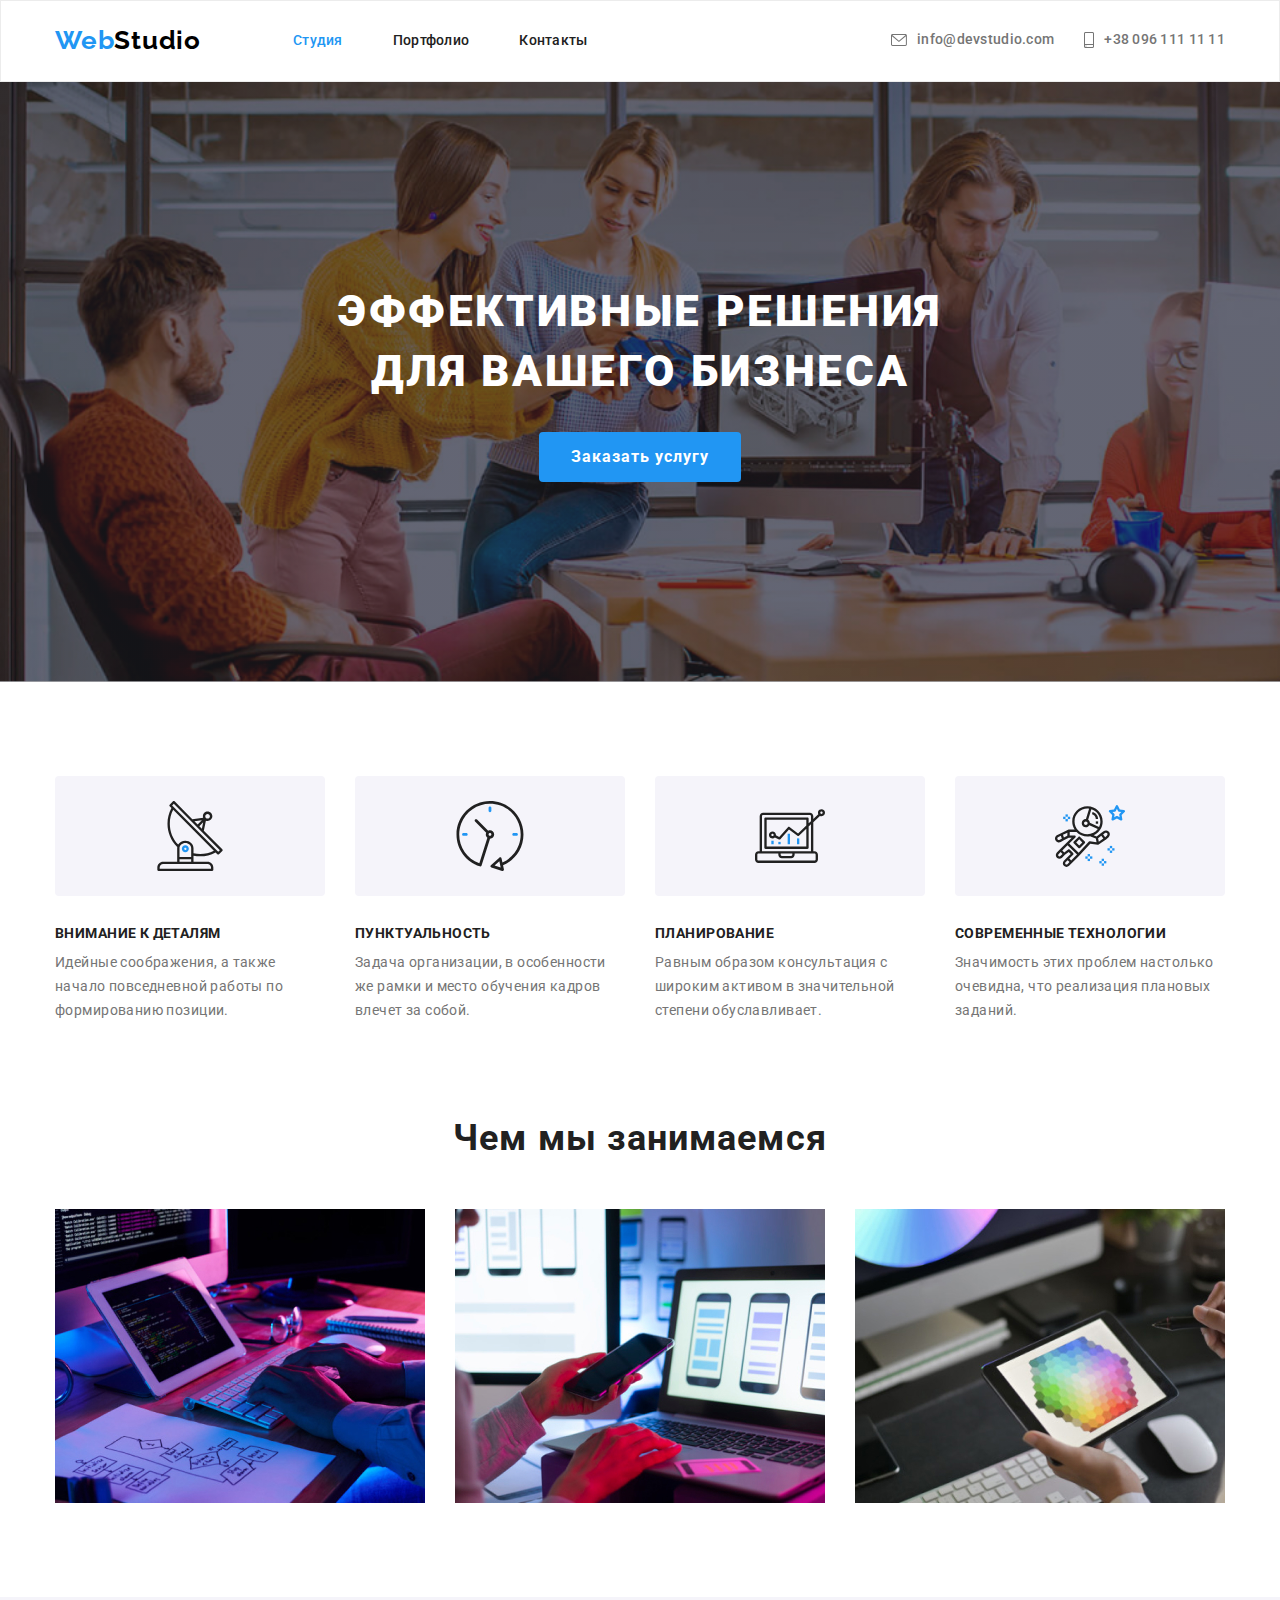
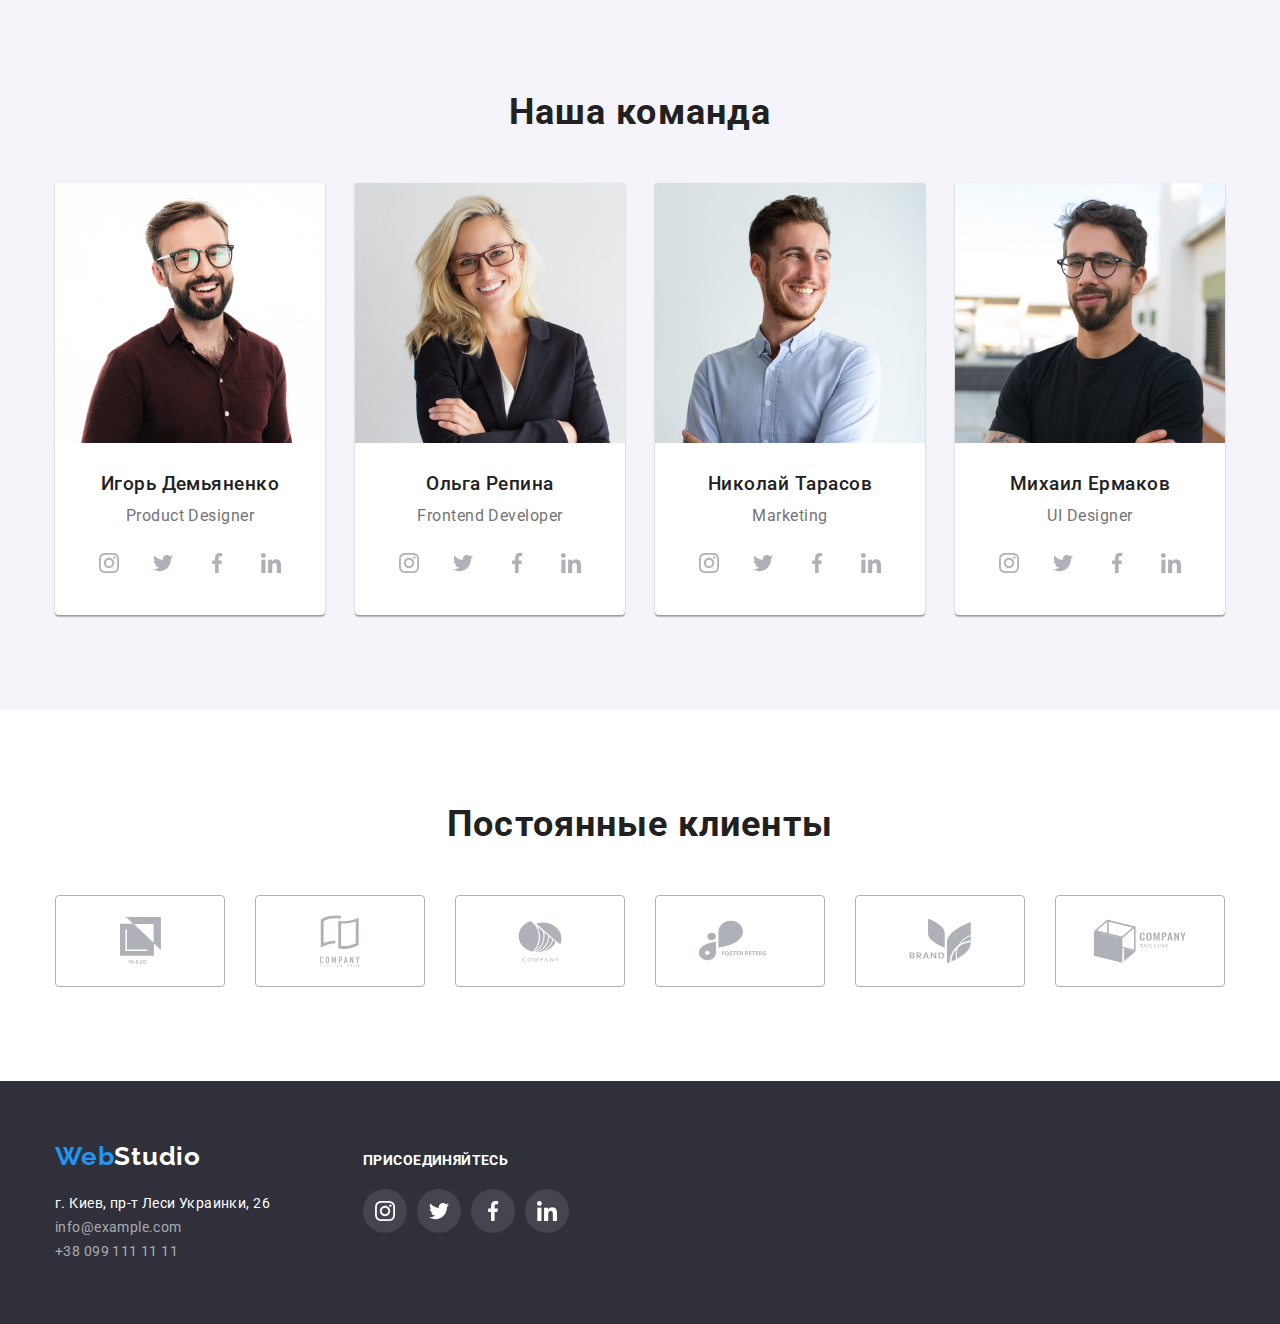
<file: index.html>
<!DOCTYPE html>
<html lang="ru">

<head>
    <meta charset="UTF-8">
    <meta http-equiv="X-UA-Compatible" content="IE=edge">
    <meta name="viewport" content="width=device-width, initial-scale=1.0">
    <title>Web Studio</title>
    <link rel="preconnect" href="https://fonts.gstatic.com">
    <link 
        href="https://fonts.googleapis.com/css2?family=Raleway:wght@700&family=Roboto:wght@400;500;700;900&display=swap"
        rel="stylesheet">
    <link 
        rel="stylesheet" 
        href="https://cdnjs.cloudflare.com/ajax/libs/modern-normalize/1.0.0/modern-normalize.min.css" 
    />
    <link rel="stylesheet" href="./css/styles.css">
</head>

<body>
    <!--TOP LINE-->
    <header class="top-line">
        <div class="container top-line-container">
            <a class="logo-link link" href="./index.html">Web<span class="top-line-logo">Studio</span></a>
            <nav class="top-line-navigation">
                <ul class="navigation-list list">
                    <li class="navigation-list-item">
                        <a class="navigation-list-link link current" href="./index.html">Студия</a>
                    </li>
                    <li class="navigation-list-item">
                        <a class="navigation-list-link link" href="./portfolio.html">Портфолио</a>
                    </li>
                    <li class="navigation-list-item">
                        <a class="navigation-list-link link" href="#">Контакты</a>
                    </li>
                </ul>
            </nav>
            
            <ul class="contact-list list">
                <li class="contact-item">                   
                    <a class="contact-link link" href="mailto:info@devstudio.com">
                        <svg class="contact-link-icon" width="16" height="12">
                            <use href="./images/sprite.svg#icon-envelope"></use>
                        </svg>
                        info@devstudio.com
                    </a>
                </li>
                <li class="contact-item">                    
                    <a class="contact-link link" href="tel:+380961111111">
                        <svg class="contact-link-icon" width="10" height="16">
                            <use href="./images/sprite.svg#icon-smartphone"></use>
                        </svg>
                        +38 096 111 11 11
                    </a>
                </li>
            </ul>
        </div>        
    </header>

    <main>
        <!--HERO-->
        <section class="hero">
            <div class="container">
                <h1 class="hero-title">Эффективные решения <br> для вашего бизнеса</h1>
                <button class="modal-btn" type="button">Заказать услугу</button>
            </div>            
        </section>
        <!--FEATURES-->
        <section class="features section">
            <div class="container">
                <h2 hidden>Особенности</h2>
                <ul class="features-list list">
                    <li class="features-item">
                        <div class="features-box-icon">
                            <svg class="features-icon">
                                <use href="./images/sprite.svg#icon-antenna"></use>
                            </svg>
                        </div>                        
                        <h3 class="features-subtitle">Внимание к деталям</h3>
                        <p class="features-description">Идейные соображения, а также начало повседневной работы по формированию позиции.</p>
                    </li>
                    <li class="features-item">
                        <div class="features-box-icon">
                            <svg class="features-icon">
                                <use href="./images/sprite.svg#icon-clock"></use>
                            </svg>
                        </div>
                        <h3 class="features-subtitle">Пунктуальность</h3>
                        <p class="features-description">Задача организации, в особенности же рамки и место обучения кадров влечет за собой.</p>
                    </li>
                    <li class="features-item">
                        <div class="features-box-icon">
                            <svg class="features-icon">
                                <use href="./images/sprite.svg#icon-diagram"></use>
                            </svg>
                        </div>
                        <h3 class="features-subtitle">Планирование</h3>
                        <p class="features-description">Равным образом консультация с широким активом в значительной степени обуславливает.</p>
                    </li>
                    <li class="features-item">
                        <div class="features-box-icon">
                            <svg class="features-icon">
                                <use href="./images/sprite.svg#icon-astronaut"></use>
                            </svg>
                        </div>
                        <h3 class="features-subtitle">Современные технологии</h3>
                        <p class="features-description">Значимость этих проблем настолько очевидна, что реализация плановых заданий.</p>
                    </li>
                </ul>
            </div>            
        </section>
        <!--DOING-->
        <section class="doing">
            <div class="container">
                <h2 class="section-title">Чем мы занимаемся</h2>
                <ul class="doing-img-list list">
                    <li class="doing-img-list-item">
                        <img class="doing-img-list-img" src="./images/doing/doing-img-1.jpg" alt="написание кода" width="370"
                            height="294">
                    </li>
                    <li class="doing-img-list-item">
                        <img class="doing-img-list-img" src="./images/doing/doing-img-2.jpg" alt="разработка приложений" width="370"
                            height="294">
                    </li>
                    <li class="doing-img-list-item">
                        <img class="doing-img-list-img" src="./images/doing/doing-img-3.jpg" alt="дизайн" width="370" height="294">
                    </li>
                </ul>
            </div>           
        </section>
        <!--TEAM-->
        <section class="team section">
            <div class="container">
                <h2 class="section-title">Наша команда</h2>
                <ul class="team-list list">
                    <li class="team-list-item">
                        <img class="team-list-img" src="./images/team/team-img-1.jpg" alt="Игорь Демьяненко" width="270" height="260">
                        <div class="team-list-content">
                            <h3 class="team-name">Игорь Демьяненко</h3>
                            <p class="team-position" lang="en">Product Designer</p>
                            <ul class="social-list list">
                                <li class="social-list-item">
                                    <a class="social-list-link link" href="#">
                                        <svg class="social-list-icon">
                                            <use href="./images/sprite.svg#icon-instagram"></use>
                                        </svg>
                                    </a>
                                </li>
                                <li class="social-list-item">
                                    <a class="social-list-link link" href="#">
                                        <svg class="social-list-icon">
                                            <use href="./images/sprite.svg#icon-twitter"></use>
                                        </svg>
                                    </a>
                                </li>
                                <li class="social-list-item">
                                    <a class="social-list-link link" href="#">
                                        <svg class="social-list-icon">
                                            <use href="./images/sprite.svg#icon-facebook"></use>
                                        </svg>
                                    </a>
                                </li>
                                <li class="social-list-item">
                                    <a class="social-list-link link" href="#">
                                        <svg class="social-list-icon">
                                            <use href="./images/sprite.svg#icon-linkedin"></use>
                                        </svg>
                                    </a>
                                </li>
                            </ul>
                        </div>                        
                    </li>
                    <li class="team-list-item">
                        <img class="team-list-img" src="./images/team/team-img-2.jpg" alt="Ольга Репина" width="270" height="260">
                        <div class="team-list-content">
                            <h3 class="team-name">Ольга Репина</h3>
                            <p class="team-position" lang="en">Frontend Developer</p>
                            <ul class="social-list list">
                                <li class="social-list-item">
                                    <a class="social-list-link link" href="#">
                                        <svg class="social-list-icon">
                                            <use href="./images/sprite.svg#icon-instagram"></use>
                                        </svg>
                                    </a>
                                </li>
                                <li class="social-list-item">
                                    <a class="social-list-link link" href="#">
                                        <svg class="social-list-icon">
                                            <use href="./images/sprite.svg#icon-twitter"></use>
                                        </svg>
                                    </a>
                                </li>
                                <li class="social-list-item">
                                    <a class="social-list-link link" href="#">
                                        <svg class="social-list-icon">
                                            <use href="./images/sprite.svg#icon-facebook"></use>
                                        </svg>
                                    </a>
                                </li>
                                <li class="social-list-item">
                                    <a class="social-list-link link" href="#">
                                        <svg class="social-list-icon">
                                            <use href="./images/sprite.svg#icon-linkedin"></use>
                                        </svg>
                                    </a>
                                </li>
                            </ul>
                        </div>                        
                    </li>
                    <li class="team-list-item">
                        <img class="team-list-img" src="./images/team/team-img-3.jpg" alt="Николай Тарасов" width="270" height="260">                        
                        <div class="team-list-content">
                            <h3 class="team-name">Николай Тарасов</h3>
                            <p class="team-position" lang="en">Marketing</p>
                            <ul class="social-list list">
                                <li class="social-list-item">
                                    <a class="social-list-link link" href="#">
                                        <svg class="social-list-icon">
                                            <use href="./images/sprite.svg#icon-instagram"></use>
                                        </svg>
                                    </a>
                                </li>
                                <li class="social-list-item">
                                    <a class="social-list-link link" href="#">
                                        <svg class="social-list-icon">
                                            <use href="./images/sprite.svg#icon-twitter"></use>
                                        </svg>
                                    </a>
                                </li>
                                <li class="social-list-item">
                                    <a class="social-list-link link" href="#">
                                        <svg class="social-list-icon">
                                            <use href="./images/sprite.svg#icon-facebook"></use>
                                        </svg>
                                    </a>
                                </li>
                                <li class="social-list-item">
                                    <a class="social-list-link link" href="#">
                                        <svg class="social-list-icon">
                                            <use href="./images/sprite.svg#icon-linkedin"></use>
                                        </svg>
                                    </a>
                                </li>
                            </ul>
                        </div>                        
                    </li>
                    <li class="team-list-item">
                        <img class="team-list-img" src="./images/team/team-img-4.jpg" alt="Михаил Ермаков" width="270" height="260">
                        <div class="team-list-content">
                            <h3 class="team-name">Михаил Ермаков</h3>
                            <p class="team-position" lang="en">UI Designer</p>
                            <ul class="social-list list">
                                <li class="social-list-item">
                                    <a class="social-list-link link" href="#">
                                        <svg class="social-list-icon">
                                            <use href="./images/sprite.svg#icon-instagram"></use>
                                        </svg>
                                    </a>
                                </li>
                                <li class="social-list-item">
                                    <a class="social-list-link link" href="#">
                                        <svg class="social-list-icon">
                                            <use href="./images/sprite.svg#icon-twitter"></use>
                                        </svg>
                                    </a>
                                </li>
                                <li class="social-list-item">
                                    <a class="social-list-link link" href="#">
                                        <svg class="social-list-icon">
                                            <use href="./images/sprite.svg#icon-facebook"></use>
                                        </svg>
                                    </a>
                                </li>
                                <li class="social-list-item">
                                    <a class="social-list-link link" href="#">
                                        <svg class="social-list-icon">
                                            <use href="./images/sprite.svg#icon-linkedin"></use>
                                        </svg>
                                    </a>
                                </li>
                            </ul>
                        </div>                        
                    </li>
                </ul>
            </div>           
        </section>
        <!-- CLIENTS -->
        <section class="clients section">
            <div class="container">
                <h2 class="section-title">Постоянные клиенты</h2>
                <ul class="clients-list list">
                    <li class="clients-list-item">
                        <a class="clients-list-link link" href="#">
                            <svg class="clients-list-icon" width="41" height="47">
                                <use href="./images/sprite.svg#icon-client-1"></use>
                            </svg>
                        </a>                        
                    </li>
                    <li class="clients-list-item">
                        <a class="clients-list-link link" href="#">
                            <svg class="clients-list-icon" width="40" height="52">
                                <use href="./images/sprite.svg#icon-client-2"></use>
                            </svg>
                        </a>
                    </li>
                    <li class="clients-list-item">
                        <a class="clients-list-link link" href="#">
                            <svg class="clients-list-icon" width="44" height="42">
                                <use href="./images/sprite.svg#icon-client-3"></use>
                            </svg>
                        </a>
                    </li>
                    <li class="clients-list-item">
                        <a class="clients-list-link link" href="#">
                            <svg class="clients-list-icon" width="85" height="41">
                                <use href="./images/sprite.svg#icon-client-4"></use>
                            </svg>
                        </a>
                    </li>
                    <li class="clients-list-item">
                        <a class="clients-list-link link" href="#">
                            <svg class="clients-list-icon" width="63" height="46">
                                <use href="./images/sprite.svg#icon-client-5"></use>
                            </svg>
                        </a>
                    </li>
                    <li class="clients-list-item">
                        <a class="clients-list-link link" href="#">
                            <svg class="clients-list-icon" width="94" height="44">
                                <use href="./images/sprite.svg#icon-client-6"></use>
                            </svg>
                        </a>
                    </li>
                </ul>
            </div>
        </section>
    </main>

    <!-- FOOTER -->
    <footer class="footer">
        <div class="container footer-container">
            <div class="footer-left-side">
                <a class="logo-link link" href="./index.html">Web<span class="footer-logo">Studio</span></a>
                <address>
                    <ul class="adress-list list">
                        <li class="adress-item">
                            <a class="adress-link link" href="https://goo.gl/maps/d2A4MDdr7iuBAoG17" target="_blank">г. Киев, пр-т Леси
                                Украинки, 26</a>
                        </li>
                        <li class="adress-item">
                            <a class="footer-contact-link link" href="mailto:info@example.com">info@example.com</a>
                        </li>
                        <li class="adress-item">
                            <a class="footer-contact-link link" href="tel:+380991111111">+38 099 111 11 11</a>
                        </li>
                    </ul>
                </address>
            </div>            
            <div class="footer-right-side">
                <h3 class="footer-subtitle">Присоединяйтесь</h3>
                <ul class="social-list list">
                    <li class="social-list-item">
                        <a class="social-list-link link footer-social-list-link" href="#">
                            <svg class="social-list-icon footer-social-list-icon">
                                <use href="./images/sprite.svg#icon-instagram"></use>
                            </svg>
                        </a>
                    </li>
                    <li class="social-list-item">
                        <a class="social-list-link link footer-social-list-link" href="#">
                            <svg class="social-list-icon footer-social-list-icon">
                                <use href="./images/sprite.svg#icon-twitter"></use>
                            </svg>
                        </a>
                    </li>
                    <li class="social-list-item">
                        <a class="social-list-link link footer-social-list-link" href="#">
                            <svg class="social-list-icon footer-social-list-icon">
                                <use href="./images/sprite.svg#icon-facebook"></use>
                            </svg>
                        </a>
                    </li>
                    <li class="social-list-item">
                        <a class="social-list-link link footer-social-list-link" href="#">
                            <svg class="social-list-icon footer-social-list-icon">
                                <use href="./images/sprite.svg#icon-linkedin"></use>
                            </svg>
                        </a>
                    </li>
                </ul>
            </div>
        </div>               
    </footer>
</body>

</html>
</file>
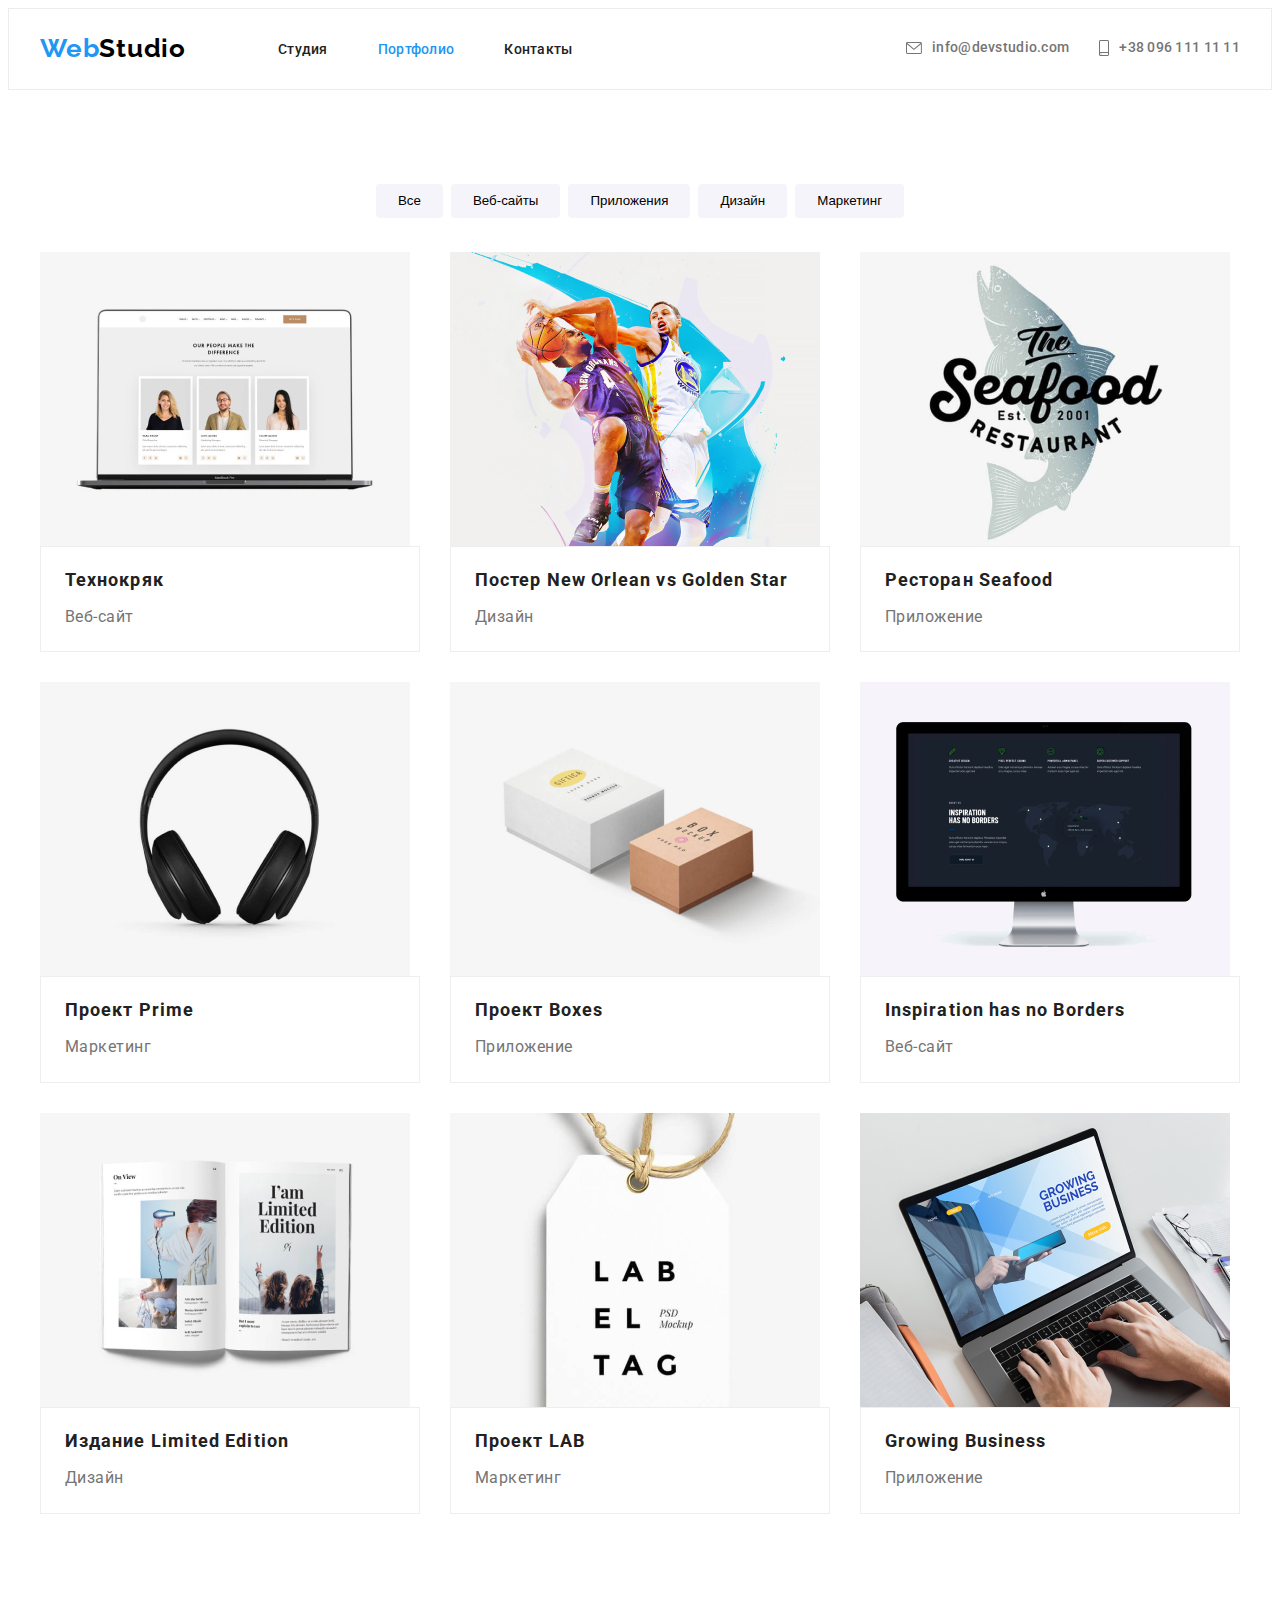
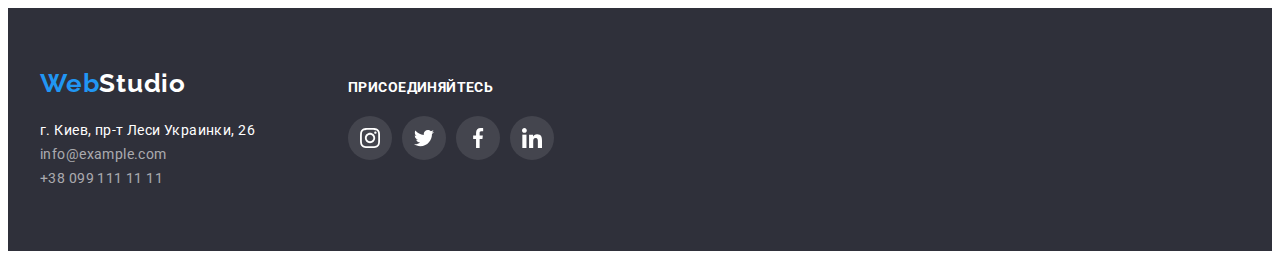
<file: portfolio.html>
<!DOCTYPE html>
<html lang="ru">

<head>
    <meta charset="UTF-8">
    <meta http-equiv="X-UA-Compatible" content="IE=edge">
    <meta name="viewport" content="width=device-width, initial-scale=1.0">
    <title>Web Studio</title>
    <link rel="preconnect" href="https://fonts.gstatic.com">
    <link href="https://fonts.googleapis.com/css2?family=Raleway:wght@700&family=Roboto:wght@400;500;700;900&display=swap"
        rel="stylesheet">
    <link rel="stylesheet" href="https://cdnjs.cloudflare.com/ajax/libs/modern-normalize/1.0.0/modern-normalize.min.css"
        integrity="sha512-ISS7cAi1PEhQ8jnbJpJZMd29NlhNj4AWYyLOSp2CE/CsHxTCu+r+t0D2yoJudVrd0/8fTVPUVDzY5Tvli75u/g=="
        crossorigin="anonymous" />
    <link rel="stylesheet" href="./css/styles.css">
</head>
<body>
    <!--TOP LINE-->
    <header class="top-line">
        <div class="container top-line-container">
            <a class="logo-link link" href="./index.html">Web<span class="top-line-logo">Studio</span></a>
            <nav class="top-line-navigation">
                <ul class="navigation-list list">
                    <li class="navigation-list-item">
                        <a class="navigation-list-link link" href="./index.html">Студия</a>
                    </li>
                    <li class="navigation-list-item">
                        <a class="navigation-list-link link current" href="./portfolio.html">Портфолио</a>
                    </li>
                    <li class="navigation-list-item">
                        <a class="navigation-list-link link" href="#">Контакты</a>
                    </li>
                </ul>
            </nav>
            
            <ul class="contact-list list">
                <li class="contact-item">
                    <a class="contact-link link" href="mailto:info@devstudio.com">
                        <svg class="contact-link-icon" width="16" height="12">
                            <use href="./images/sprite.svg#icon-envelope"></use>
                        </svg>
                        info@devstudio.com
                    </a>
                </li>
                <li class="contact-item">
                    <a class="contact-link link" href="tel:+380961111111">
                        <svg class="contact-link-icon" width="10" height="16">
                            <use href="./images/sprite.svg#icon-smartphone"></use>
                        </svg>
                        +38 096 111 11 11
                    </a>
                </li>
            </ul>
        </div>        
    </header>

    <main class="section">
        <div class="container">
            <!-- FILTER -->
            <div class="filter">
                <ul class="filter-list list">
                    <li class="filter-list-item">
                        <button class="filter-btn" type="button">Все</button>
                    </li>
                    <li class="filter-list-item">
                        <button class="filter-btn" type="button">Веб-сайты</button>
                    </li>
                    <li class="filter-list-item">
                        <button class="filter-btn" type="button">Приложения</button>
                    </li>
                    <li class="filter-list-item">
                        <button class="filter-btn" type="button">Дизайн</button>
                    </li>
                    <li class="filter-list-item">
                        <button class="filter-btn" type="button">Маркетинг</button>
                    </li>
                </ul>
            </div>
            
            <!-- PROJECT -->
            <ul class="project-list list">
                <li class="project-list-item">
                    <img class="project-img" src="./images/portfolio/portfolio-img-1.jpg" alt="Веб-сайт Технокряк" width="370"
                        height="294">
                    <div class="project-list-content">
                        <h3 class="project-title">Технокряк</h3>
                        <p class="project-type">Веб-сайт</p>
                    </div>                    
                </li>
                <li class="project-list-item">
                    <img class="project-img" src="./images/portfolio/portfolio-img-2.jpg" alt="Дизайн постера" width="370"
                        height="294">
                    <div class="project-list-content">
                        <h3 class="project-title">Постер New Orlean vs Golden Star</h3>
                        <p class="project-type">Дизайн</p>
                    </div>                    
                </li>
                <li class="project-list-item">
                    <img class="project-img" src="./images/portfolio/portfolio-img-3.jpg" alt="Приложение для ресторана" width="370"
                        height="294">
                    <div class="project-list-content">
                        <h3 class="project-title">Ресторан Seafood</h3>
                        <p class="project-type">Приложение</p>
                    </div>                    
                </li>
                <li class="project-list-item">
                    <img class="project-img" src="./images/portfolio/portfolio-img-4.jpg" alt="Наушники" width="370" height="294">
                    <div class="project-list-content">
                        <h3 class="project-title">Проект Prime</h3>
                        <p class="project-type">Маркетинг</p>
                    </div>                    
                </li>
                <li class="project-list-item">
                    <img class="project-img" src="./images/portfolio/portfolio-img-5.jpg" alt=" Приложение для проекта" width="370"
                        height="294">
                    <div class="project-list-content">
                        <h3 class="project-title">Проект Boxes</h3>
                        <p class="project-type">Приложение</p>
                    </div>                    
                </li>
                <li class="project-list-item">
                    <img class="project-img" src="./images/portfolio/portfolio-img-6.jpg" alt="Веб-сайт Вдохновение" width="370"
                        height="294">
                    <div class="project-list-content">
                        <h3 class="project-title">Inspiration has no Borders</h3>
                        <p class="project-type">Веб-сайт</p>
                    </div>                    
                </li>
                <li class="project-list-item">
                    <img class="project-img" src="./images/portfolio/portfolio-img-7.jpg" alt="Дизайн книги" width="370"
                        height="294">
                    <div class="project-list-content">
                        <h3 class="project-title">Издание Limited Edition</h3>
                        <p class="project-type">Дизайн</p>
                    </div>                        
                </li>
                <li class="project-list-item">
                    <img class="project-img" src="./images/portfolio/portfolio-img-8.jpg" alt="Проект бирка" width="370"
                        height="294">
                    <div class="project-list-content">
                        <h3 class="project-title">Проект LAB</h3>
                        <p class="project-type">Маркетинг</p>
                    </div>                    
                </li>
                <li class="project-list-item">
                    <img class="project-img" src="./images/portfolio/portfolio-img-9.jpg" alt="Приложение для бизнеса" width="370"
                        height="294">
                    <div class="project-list-content">
                        <h3 class="project-title">Growing Business</h3>
                        <p class="project-type">Приложение</p>
                    </div>                    
                </li>
            </ul>
        </div>        
    </main>

    <!-- FOOTER -->
    <footer class="footer">
        <div class="container footer-container">
            <div class="footer-left-side">
                <a class="logo-link link" href="./index.html">Web<span class="footer-logo">Studio</span></a>
                <address>
                    <ul class="adress-list list">
                        <li class="adress-item">
                            <a class="adress-link link" href="https://goo.gl/maps/d2A4MDdr7iuBAoG17" target="_blank">г. Киев,
                                пр-т Леси
                                Украинки, 26</a>
                        </li>
                        <li class="adress-item">
                            <a class="footer-contact-link link" href="mailto:info@example.com">info@example.com</a>
                        </li>
                        <li class="adress-item">
                            <a class="footer-contact-link link" href="tel:+380991111111">+38 099 111 11 11</a>
                        </li>
                    </ul>
                </address>
            </div>
            <div class="footer-right-side">
                <h3 class="footer-subtitle">Присоединяйтесь</h3>
                <ul class="social-list list">
                    <li class="social-list-item">
                        <a class="social-list-link link footer-social-list-link" href="#">
                            <svg class="social-list-icon footer-social-list-icon">
                                <use href="./images/sprite.svg#icon-instagram"></use>
                            </svg>
                        </a>
                    </li>
                    <li class="social-list-item">
                        <a class="social-list-link link footer-social-list-link" href="#">
                            <svg class="social-list-icon footer-social-list-icon">
                                <use href="./images/sprite.svg#icon-twitter"></use>
                            </svg>
                        </a>
                    </li>
                    <li class="social-list-item">
                        <a class="social-list-link link footer-social-list-link" href="#">
                            <svg class="social-list-icon footer-social-list-icon">
                                <use href="./images/sprite.svg#icon-facebook"></use>
                            </svg>
                        </a>
                    </li>
                    <li class="social-list-item">
                        <a class="social-list-link link footer-social-list-link" href="#">
                            <svg class="social-list-icon footer-social-list-icon">
                                <use href="./images/sprite.svg#icon-linkedin"></use>
                            </svg>
                        </a>
                    </li>
                </ul>
            </div>
        </div>
    </footer>
    
</body>
</file>
<file: css/styles.css>
:root {
  --accent-color: #2196f3;
  --top-line-logo-color: #000000;
  --footer-color: #2f303a;
  --title-color: #212121;
  --light-background-color: #f5f4fa;
  --footer-contact-color: rgba(255, 255, 255, 0.6);
  --modal-btn-accent: #188ce8;
  --text-on-dark-color: #ffffff;
  --text-color: #757575;
  --top-line-border-color: #ececec;
  --project-list-border-color: #eeeeee;
  --hero-background-color: #c4c4c4;
  --link-color: #afb1b8;
}

h1,
h2,
h3,
h4,
h5,
h6,
p {
  margin-top: 0;
  margin-bottom: 0;
}

ul,
ol {
  margin-top: 0;
  margin-bottom: 0;
  padding-left: 0;
}

img {
  display: block;
}

.list {
  list-style: none;
}

.link {
  text-decoration: none;
}

.section {
  padding-top: 94px;
  padding-bottom: 94px;
}

.container {
  width: 1200px;
  padding-left: 15px;
  padding-right: 15px;
  margin: 0 auto;
}

body {
  font-family: 'Roboto', sans-serif;
  color: var(--text-color);
}

/*======= COMPONENTS =======*/
.logo-link {
  font-family: 'Raleway', sans-serif;
  font-weight: 700;
  font-size: 26px;
  line-height: 1.19;
  letter-spacing: 0.03em;
  color: var(--accent-color);
}

.section-title {
  font-size: 36px;
  line-height: 1.17;
  text-align: center;
  letter-spacing: 0.03em;
  color: var(--title-color);
  margin-bottom: 50px;
}

.social-list {
  display: flex;
  justify-content: space-between;
}

.social-list-link {
  display: flex;
  justify-content: center;
  align-items: center;
  width: 44px;
  height: 44px;
  background-color: transparent;
  border-radius: 50%;
}

.social-list-link:hover,
.social-list-link:focus {
  background-color: var(--accent-color);
  border-radius: 50%;
}

.social-list-icon {
  width: 20px;
  height: 20px;
  fill: var(--link-color);
}

.social-list-link:hover .social-list-icon,
.social-list-link:focus .social-list-icon {
  fill: var(--text-on-dark-color);
}
/*======= END COMPONENTS =======*/

/*======= TOP LINE =======*/
.top-line {
  padding-top: 24px;
  padding-bottom: 25px;
  border: 1px solid var(--top-line-border-color);
}

.top-line-container {
  display: flex;
  align-items: center;
}

.logo-link {
  margin-right: 92px;
}

.top-line-logo {
  color: var(--top-line-logo-color);
}

.navigation-list {
  display: flex;
}

.navigation-list .current {
  color: var(--accent-color);
}

.navigation-list-item:not(:last-child) {
  margin-right: 50px;
}

.navigation-list-link {
  font-weight: 500;
  font-size: 14px;
  line-height: 1.14;
  letter-spacing: 0.02em;
  color: var(--title-color);
}

.navigation-list-link:hover,
.navigation-list-link:focus {
  color: var(--accent-color);
}

.contact-list {
  display: flex;
  margin-left: auto;
}

.contact-item:not(:last-child) {
  margin-right: 30px;
}

.contact-link {
  display: flex;
  align-items: center;
  font-weight: 500;
  font-size: 14px;
  line-height: 1.14;
  letter-spacing: 0.02em;
  color: var(--text-color);
}

.contact-link:hover,
.contact-link:focus {
  color: var(--accent-color);
}

.contact-link-icon {
  fill: currentColor;
  margin-right: 10px;
}
/*======= END TOP LINE =======*/

/*======= HERO =======*/
.hero {
  max-width: 1600px;
  background-color: var(--hero-background-color);
  padding-top: 200px;
  padding-bottom: 200px;
  text-align: center;
  background-image: linear-gradient(rgba(47, 48, 58, 0.4), rgba(47, 48, 58, 0.4)),
    url(../images/hero.jpg);
  background-size: cover;
  margin: 0 auto;
}
.hero-title {
  font-weight: 900;
  font-size: 44px;
  line-height: 1.36;
  letter-spacing: 0.06em;
  text-transform: uppercase;
  color: var(--text-on-dark-color);
  margin-bottom: 30px;
}

.modal-btn {
  min-width: 200px;
  border-radius: 4px;
  border: transparent;
  font-weight: 700;
  font-size: 16px;
  line-height: 1.87;
  align-items: center;
  letter-spacing: 0.06em;
  color: var(--text-on-dark-color);
  background-color: var(--accent-color);
  cursor: pointer;
  padding: 10px 32px;
}

.modal-btn:hover,
.modal-btn:focus {
  background-color: var(--modal-btn-accent);
  box-shadow: 0px 4px 4px rgba(0, 0, 0, 0.15);
}
/*======= END HERO =======*/

/*======= FEATURES =======*/
.features-list {
  display: flex;
  flex-wrap: wrap;
  justify-content: space-between;
}

.features-item {
  width: 270px;
}

.features-box-icon {
  display: flex;
  justify-content: center;
  align-items: center;
  width: 270px;
  height: 120px;
  background-color: var(--light-background-color);
  border-radius: 4px;
  margin-bottom: 30px;
}

.features-icon {
  width: 70px;
  height: 70px;
}

.features-subtitle {
  font-size: 14px;
  line-height: 1.14;
  letter-spacing: 0.03em;
  text-transform: uppercase;
  color: var(--title-color);
  margin-bottom: 10px;
}

.features-description {
  font-size: 14px;
  line-height: 1.71;
  letter-spacing: 0.03em;
}
/*======= END FEATURES =======*/

/*======= DOING =======*/
.doing {
  padding-bottom: 94px;
}

.doing-img-list {
  display: flex;
  flex-wrap: wrap;
  margin-left: -30px;
  margin-top: -30px;
}
.doing-img-list-item {
  margin-left: 30px;
  margin-top: 30px;
  flex-basis: calc((100% - 90px) / 3);
}
/*======= END DOING =======*/

/*======= TEAM =======*/
.team {
  background-color: var(--light-background-color);
}

.team-list {
  font-size: 16px;
  line-height: 1.19;
  text-align: center;
  letter-spacing: 0.03em;
  display: flex;
  flex-wrap: wrap;
  margin-left: -30px;
  margin-top: -30px;
}

.team-list-item {
  margin-left: 30px;
  margin-top: 30px;
  flex-basis: calc((100% - 120px) / 4);
  background: var(--text-on-dark-color);
  box-shadow: 0px 1px 3px rgba(0, 0, 0, 0.12), 0px 1px 1px rgba(0, 0, 0, 0.14),
    0px 2px 1px rgba(0, 0, 0, 0.2);
  border-radius: 0px 0px 4px 4px;
}

.team-list-content {
  padding-top: 30px;
  padding-left: 32px;
  padding-right: 32px;
  padding-bottom: 30px;
}

.team-name {
  font-weight: 500;
  color: var(--title-color);
  margin-bottom: 10px;
}

.team-position {
  margin-bottom: 16px;
}
/*======= END TEAM =======*/

/*======= CLIENTS =======*/
.clients-list {
  display: flex;
  justify-content: space-between;
}

.clients-list-link {
  display: flex;
  justify-content: center;
  align-items: center;
  width: 170px;
  height: 92px;
  background-color: transparent;
  border: 1px solid var(--link-color);
  box-sizing: border-box;
  border-radius: 4px;
}

.clients-list-link:hover,
.clients-list-link:focus {
  border: 1px solid var(--accent-color);
}

.clients-list-icon {
  fill: var(--link-color);
}

.clients-list-link:hover .clients-list-icon,
.clients-list-link:focus .clients-list-icon {
  fill: var(--accent-color);
}

/*======= END CLIENTS =======*/

/*======= FOOTER =======*/
.footer {
  background-color: var(--footer-color);
  padding-top: 60px;
  padding-bottom: 60px;
}

.footer-container {
  display: flex;
  align-items: baseline;
}

.footer-left-side {
  margin-right: 70px;
}

.footer-logo {
  color: var(--text-on-dark-color);
}

.adress-list {
  font-style: normal;
  font-size: 14px;
  line-height: 1.71;
  letter-spacing: 0.03em;
  margin-top: 20px;
}
.adress-link {
  color: var(--text-on-dark-color);
}

.footer-contact-link {
  color: var(--footer-contact-color);
}

.adress-list .link:hover,
.adress-list .link:focus {
  color: var(--accent-color);
}

.footer-subtitle {
  font-size: 14px;
  line-height: 1.14;
  letter-spacing: 0.03em;
  text-transform: uppercase;
  color: var(--text-on-dark-color);
  margin-bottom: 20px;
}

.footer-social-list-link {
  background-color: rgba(255, 255, 255, 0.1);
}

.social-list-link:hover,
.social-list-link:focus {
  background-color: var(--accent-color);
}

.footer-social-list-icon {
  fill: var(--text-on-dark-color);
}
.social-list-item:not(:last-child) {
  margin-right: 10px;
}

/*======= END FOOTER =======*/

/* ======= PORTFOLIO ======= */
/* FILTER */
.filter-list {
  display: flex;
  align-items: center;
  margin-bottom: 34px;
  justify-content: center;
}
.filter-list-item {
  font-weight: 500;
  font-size: 16px;
  text-align: center;
  letter-spacing: 0.03em;
  color: var(--title-color);
}

.filter-list-item:not(:last-child) {
  margin-right: 8px;
}

.filter-btn {
  background-color: var(--light-background-color);
  border-radius: 4px;
  border: transparent;
  cursor: pointer;
  padding: 6px 22px;
  line-height: 1.62;
}

.filter-btn:focus,
.filter-btn:hover {
  background-color: var(--accent-color);
  color: var(--text-on-dark-color);
  box-shadow: 0px 3px 1px rgba(0, 0, 0, 0.1), 0px 1px 2px rgba(0, 0, 0, 0.08),
    0px 2px 2px rgba(0, 0, 0, 0.12);
}

/* PROJECT */
.project-list {
  display: flex;
  flex-wrap: wrap;
  margin-left: -30px;
  margin-top: -30px;
}

.project-list-item {
  margin-left: 30px;
  margin-top: 30px;
  flex-basis: calc((100% - 90px) / 3);
}

.project-list-item:hover,
.project-list-item:focus {
  box-shadow: 0px 1px 1px rgba(0, 0, 0, 0.12), 0px 4px 4px rgba(0, 0, 0, 0.06),
    1px 4px 6px rgba(0, 0, 0, 0.16);
}

.project-list-content {
  padding: 15px 24px 20px 24px;
  border: 1px solid var(--project-list-border-color);
}

.project-title {
  font-size: 18px;
  line-height: 2;
  letter-spacing: 0.06em;
  color: var(--title-color);
  margin-bottom: 4px;
}

.project-type {
  font-size: 16px;
  line-height: 1.87;
  letter-spacing: 0.03em;
}
/* ======= END PORTFOLIO ======= */
</file>
